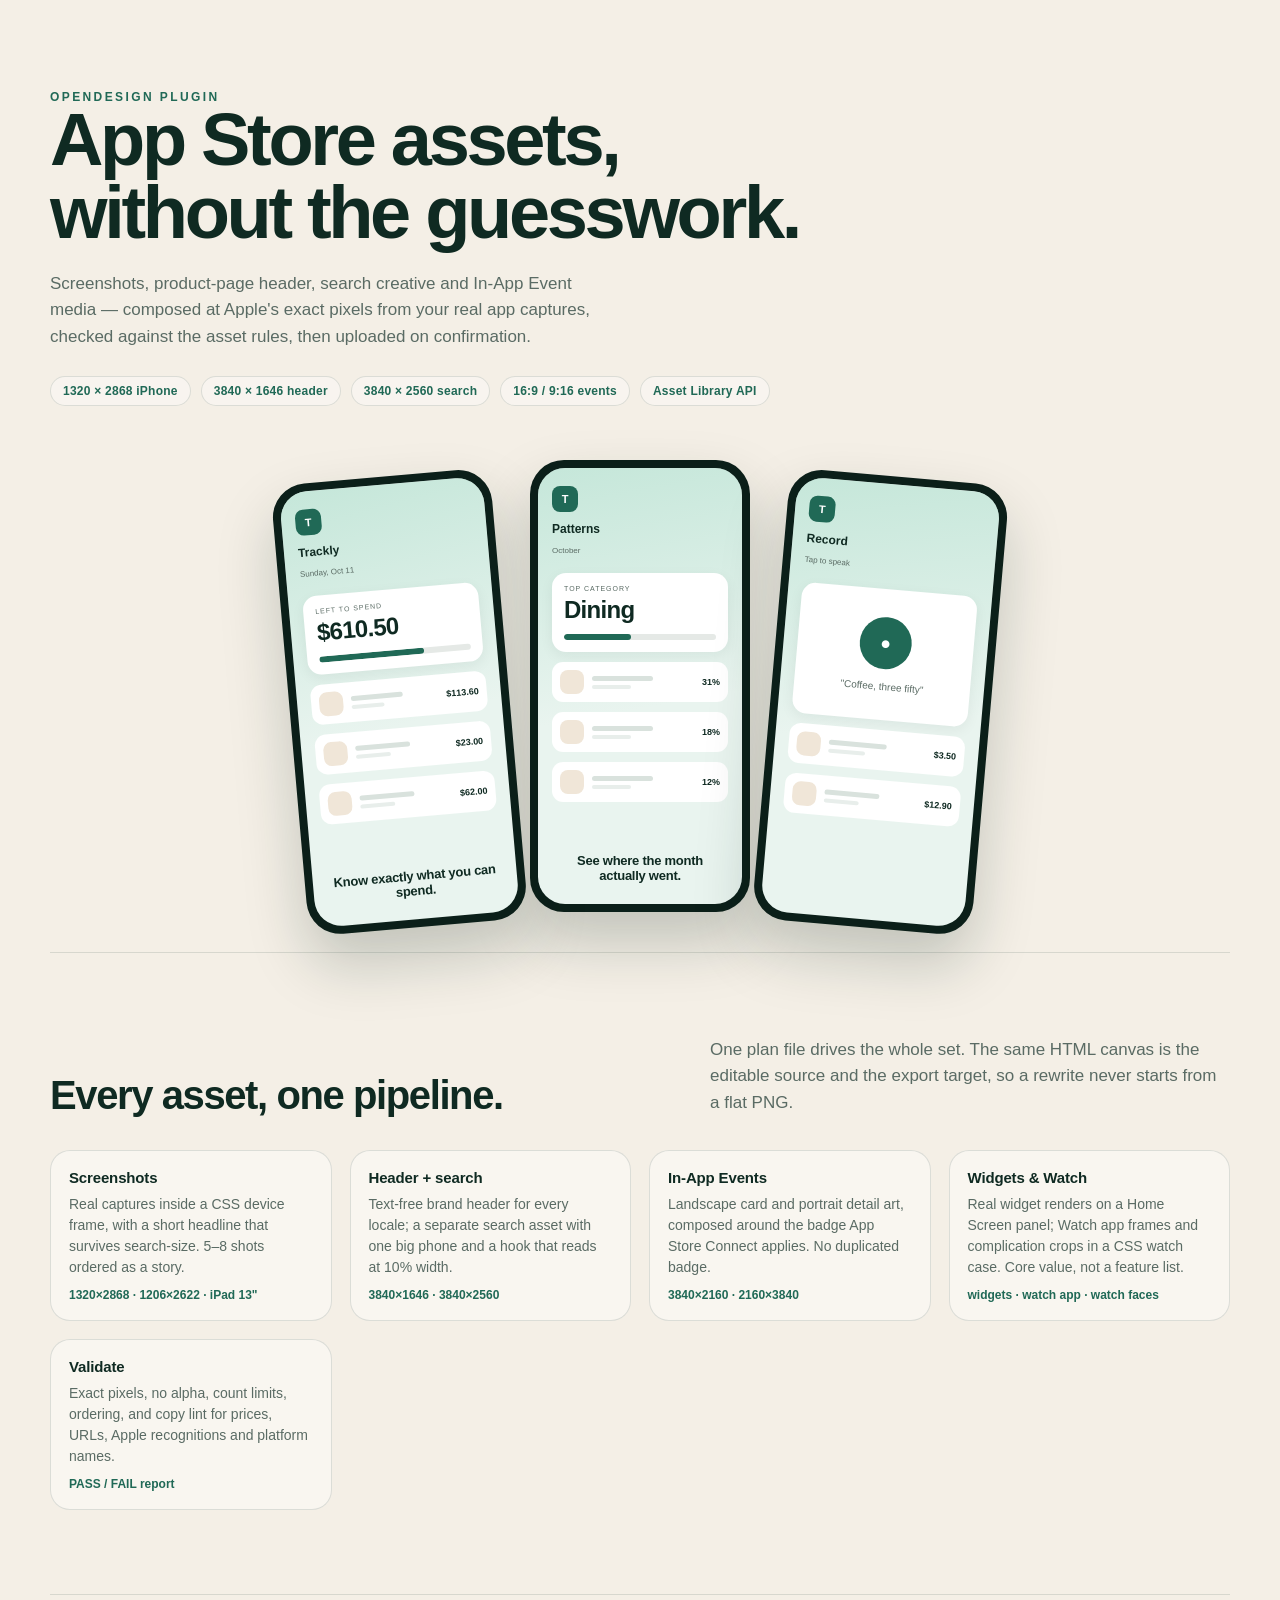
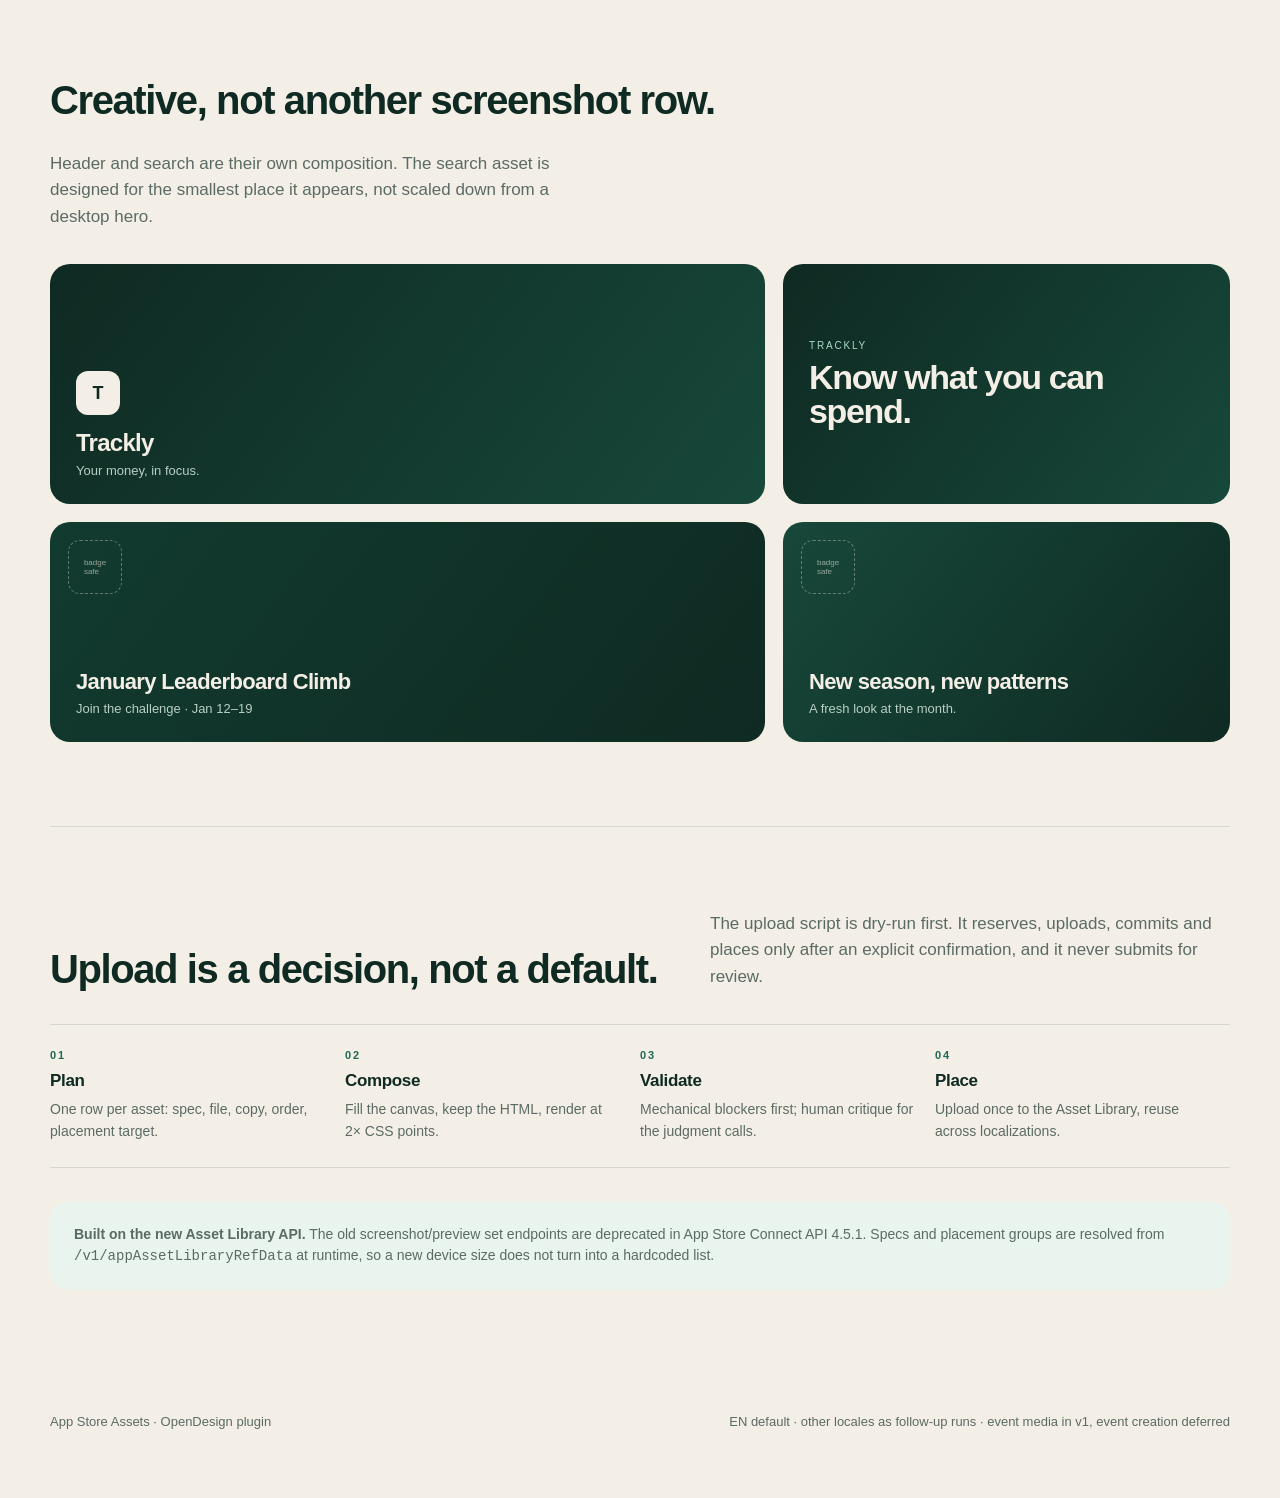
<file: preview/index.html>
<!doctype html>
<html lang="en">
<head>
<meta charset="utf-8">
<meta name="viewport" content="width=device-width, initial-scale=1">
<title>App Store Assets — OpenDesign plugin</title>
<style>
  * { margin: 0; padding: 0; box-sizing: border-box; }
  :root {
    --bg: #f4efe6;
    --ink: #0f2a22;
    --accent: #206956;
    --mint: #a8dcc8;
    --muted: #5a6b64;
    --panel: #e9f4ef;
    --line: rgba(15, 42, 34, .12);
  }
  html { scroll-behavior: smooth; }
  body {
    background: var(--bg);
    color: var(--ink);
    font-family: -apple-system, BlinkMacSystemFont, "SF Pro Display", "Segoe UI", Helvetica, Arial, sans-serif;
    -webkit-font-smoothing: antialiased;
    overflow-x: hidden;
  }
  .wrap { max-width: 1180px; margin: 0 auto; padding: 0 40px; }
  .eyebrow {
    font-size: 12px; font-weight: 700; letter-spacing: .2em; text-transform: uppercase;
    color: var(--accent);
  }
  h1 { font-size: clamp(44px, 6vw, 74px); line-height: .98; letter-spacing: -.045em; font-weight: 780; }
  h2 { font-size: clamp(28px, 3.4vw, 40px); line-height: 1.05; letter-spacing: -.035em; font-weight: 740; }
  p { font-size: 17px; line-height: 1.55; color: var(--muted); }
  .hero { padding: 90px 0 40px; position: relative; }
  .hero .lead { max-width: 560px; margin-top: 22px; }
  .badges { display: flex; flex-wrap: wrap; gap: 10px; margin-top: 26px; }
  .badge {
    font-size: 12px; font-weight: 600; letter-spacing: .02em;
    border: 1px solid var(--line); border-radius: 999px; padding: 7px 12px;
    color: var(--accent); background: rgba(255,255,255,.35);
  }
  .hero-art {
    display: flex; gap: 22px; justify-content: center; align-items: flex-end;
    margin-top: 54px; perspective: 1200px;
  }
  .phone {
    width: 220px; height: 452px; border-radius: 34px; background: #0b1f19;
    padding: 8px; box-shadow: 0 30px 60px rgba(15,42,34,.22);
    flex: 0 0 auto;
  }
  .phone:nth-child(1) { transform: rotate(-5deg) translateY(16px); }
  .phone:nth-child(3) { transform: rotate(5deg) translateY(16px); }
  .phone .screen {
    width: 100%; height: 100%; border-radius: 27px; overflow: hidden;
    background: var(--panel); position: relative; padding: 18px 14px;
    display: flex; flex-direction: column; gap: 10px;
  }
  .phone .tint { position: absolute; inset: 0; background: linear-gradient(170deg, rgba(168,220,200,.55), transparent 55%); }
  .app-mark { width: 26px; height: 26px; border-radius: 8px; background: var(--accent); color: #fff; display: grid; place-items: center; font-size: 11px; font-weight: 800; position: relative; }
  .app-title { font-size: 12px; font-weight: 700; position: relative; }
  .app-sub { font-size: 8px; color: var(--muted); position: relative; }
  .balance { position: relative; margin-top: 8px; background: #fff; border-radius: 14px; padding: 12px; box-shadow: 0 4px 14px rgba(15,42,34,.06); }
  .balance .label { font-size: 7px; letter-spacing: .14em; color: var(--muted); text-transform: uppercase; }
  .balance .amount { font-size: 24px; font-weight: 760; letter-spacing: -.03em; margin-top: 4px; }
  .bar { height: 6px; border-radius: 99px; background: #e5e9e6; margin-top: 10px; overflow: hidden; }
  .bar span { display: block; height: 100%; width: 69%; background: var(--accent); border-radius: 99px; }
  .row { display: flex; align-items: center; gap: 8px; background: #fff; border-radius: 11px; padding: 8px; position: relative; }
  .row .dot { width: 24px; height: 24px; border-radius: 8px; background: #f0e6d8; }
  .row .lines { flex: 1; }
  .row .l1 { height: 5px; width: 60%; background: #d9e2dd; border-radius: 99px; }
  .row .l2 { height: 4px; width: 38%; background: #e8eeeb; border-radius: 99px; margin-top: 4px; }
  .row .amt { font-size: 9px; font-weight: 700; }
  .phone .caption {
    position: relative; margin-top: auto; text-align: center; font-size: 13px; font-weight: 720;
    letter-spacing: -.02em; line-height: 1.15; padding: 8px 2px 2px;
  }
  .phone.quiet .caption { display: none; }
  .sect { padding: 84px 0; border-top: 1px solid var(--line); }
  .sect-head { display: flex; justify-content: space-between; align-items: flex-end; gap: 30px; flex-wrap: wrap; }
  .sect-head p { max-width: 520px; }
  .cards { display: grid; grid-template-columns: repeat(auto-fit, minmax(240px, 1fr)); gap: 18px; margin-top: 34px; }
  .card {
    background: rgba(255,255,255,.42); border: 1px solid var(--line); border-radius: 20px; padding: 18px;
  }
  .card h3 { font-size: 15px; letter-spacing: -.01em; margin-bottom: 8px; }
  .card p { font-size: 14px; line-height: 1.5; }
  .spec { font-variant-numeric: tabular-nums; font-size: 12px; color: var(--accent); margin-top: 10px; font-weight: 650; }
  .creative-grid { display: grid; grid-template-columns: 1.6fr 1fr; gap: 18px; margin-top: 34px; }
  .creative {
    border-radius: 20px; overflow: hidden; position: relative; min-height: 200px;
    background: linear-gradient(128deg, #0f2a22, #17483a); color: var(--bg);
    padding: 26px; display: flex; flex-direction: column; justify-content: flex-end;
  }
  .creative.header { min-height: 240px; }
  .creative .mark { width: 44px; height: 44px; border-radius: 12px; background: var(--bg); color: var(--ink); display: grid; place-items: center; font-weight: 800; font-size: 18px; margin-bottom: 14px; }
  .creative .name { font-size: 24px; font-weight: 760; letter-spacing: -.03em; }
  .creative .tag { font-size: 13px; color: #b9cfc5; margin-top: 6px; max-width: 280px; }
  .creative.search { justify-content: center; }
  .creative.search .k { font-size: 10px; letter-spacing: .18em; text-transform: uppercase; color: var(--mint); }
  .creative.search .hook { font-size: 34px; line-height: .98; letter-spacing: -.04em; font-weight: 780; margin-top: 10px; }
  .creative.event { background: linear-gradient(128deg, #123b2f, #0f2a22); min-height: 220px; }
  .creative.event .badgebox { position: absolute; top: 18px; left: 18px; width: 54px; height: 54px; border: 1px dashed rgba(244,239,230,.35); border-radius: 12px; display: grid; place-items: center; font-size: 8px; color: rgba(244,239,230,.6); }
  .steps { display: grid; grid-template-columns: repeat(auto-fit, minmax(210px, 1fr)); gap: 0; margin-top: 34px; border-top: 1px solid var(--line); }
  .step { padding: 24px 20px 24px 0; border-bottom: 1px solid var(--line); }
  .step .n { font-size: 11px; font-weight: 700; letter-spacing: .18em; color: var(--accent); }
  .step h3 { font-size: 17px; margin: 10px 0 8px; letter-spacing: -.02em; }
  .step p { font-size: 14px; }
  .note { margin-top: 34px; background: var(--panel); border-radius: 18px; padding: 22px 24px; }
  .note p { font-size: 14px; }
  .footer { padding: 40px 0 70px; color: var(--muted); font-size: 13px; display: flex; justify-content: space-between; gap: 20px; flex-wrap: wrap; }
  @media (max-width: 860px) {
    .wrap { padding: 0 22px; }
    .hero-art { gap: 12px; }
    .phone { width: 150px; height: 308px; border-radius: 24px; }
    .phone .screen { border-radius: 19px; padding: 12px 9px; }
    .phone:nth-child(1), .phone:nth-child(3) { transform: none; }
    .creative-grid { grid-template-columns: 1fr; }
  }
</style>
</head>
<body>
<main>
  <section class="hero wrap">
    <div class="eyebrow">OpenDesign plugin</div>
    <h1>App Store assets,<br>without the guesswork.</h1>
    <p class="lead">
      Screenshots, product-page header, search creative and In-App Event media —
      composed at Apple's exact pixels from your real app captures, checked
      against the asset rules, then uploaded on confirmation.
    </p>
    <div class="badges">
      <span class="badge">1320 × 2868 iPhone</span>
      <span class="badge">3840 × 1646 header</span>
      <span class="badge">3840 × 2560 search</span>
      <span class="badge">16:9 / 9:16 events</span>
      <span class="badge">Asset Library API</span>
    </div>

    <div class="hero-art" aria-hidden="true">
      <div class="phone">
        <div class="screen">
          <div class="tint"></div>
          <div class="app-mark">T</div>
          <div class="app-title">Trackly</div>
          <div class="app-sub">Sunday, Oct 11</div>
          <div class="balance">
            <div class="label">Left to spend</div>
            <div class="amount">$610.50</div>
            <div class="bar"><span></span></div>
          </div>
          <div class="row"><div class="dot"></div><div class="lines"><div class="l1"></div><div class="l2"></div></div><div class="amt">$113.60</div></div>
          <div class="row"><div class="dot"></div><div class="lines"><div class="l1"></div><div class="l2"></div></div><div class="amt">$23.00</div></div>
          <div class="row"><div class="dot"></div><div class="lines"><div class="l1"></div><div class="l2"></div></div><div class="amt">$62.00</div></div>
          <div class="caption">Know exactly what you can spend.</div>
        </div>
      </div>
      <div class="phone">
        <div class="screen">
          <div class="tint"></div>
          <div class="app-mark">T</div>
          <div class="app-title">Patterns</div>
          <div class="app-sub">October</div>
          <div class="balance">
            <div class="label">Top category</div>
            <div class="amount">Dining</div>
            <div class="bar"><span style="width:44%"></span></div>
          </div>
          <div class="row"><div class="dot"></div><div class="lines"><div class="l1"></div><div class="l2"></div></div><div class="amt">31%</div></div>
          <div class="row"><div class="dot"></div><div class="lines"><div class="l1"></div><div class="l2"></div></div><div class="amt">18%</div></div>
          <div class="row"><div class="dot"></div><div class="lines"><div class="l1"></div><div class="l2"></div></div><div class="amt">12%</div></div>
          <div class="caption">See where the month actually went.</div>
        </div>
      </div>
      <div class="phone quiet">
        <div class="screen">
          <div class="tint"></div>
          <div class="app-mark">T</div>
          <div class="app-title">Record</div>
          <div class="app-sub">Tap to speak</div>
          <div class="balance" style="display:grid;place-items:center;padding:28px 12px">
            <div style="width:52px;height:52px;border-radius:50%;background:var(--accent);display:grid;place-items:center;color:#fff;font-size:18px">●</div>
            <div style="font-size:10px;color:var(--muted);margin-top:12px">"Coffee, three fifty"</div>
          </div>
          <div class="row"><div class="dot"></div><div class="lines"><div class="l1"></div><div class="l2"></div></div><div class="amt">$3.50</div></div>
          <div class="row"><div class="dot"></div><div class="lines"><div class="l1"></div><div class="l2"></div></div><div class="amt">$12.90</div></div>
        </div>
      </div>
    </div>
  </section>

  <section class="sect wrap">
    <div class="sect-head">
      <h2>Every asset, one pipeline.</h2>
      <p>One plan file drives the whole set. The same HTML canvas is the editable source and the export target, so a rewrite never starts from a flat PNG.</p>
    </div>
    <div class="cards">
      <div class="card">
        <h3>Screenshots</h3>
        <p>Real captures inside a CSS device frame, with a short headline that survives search-size. 5–8 shots ordered as a story.</p>
        <div class="spec">1320×2868 · 1206×2622 · iPad 13"</div>
      </div>
      <div class="card">
        <h3>Header + search</h3>
        <p>Text-free brand header for every locale; a separate search asset with one big phone and a hook that reads at 10% width.</p>
        <div class="spec">3840×1646 · 3840×2560</div>
      </div>
      <div class="card">
        <h3>In-App Events</h3>
        <p>Landscape card and portrait detail art, composed around the badge App Store Connect applies. No duplicated badge.</p>
        <div class="spec">3840×2160 · 2160×3840</div>
      </div>
      <div class="card">
        <h3>Widgets &amp; Watch</h3>
        <p>Real widget renders on a Home Screen panel; Watch app frames and complication crops in a CSS watch case. Core value, not a feature list.</p>
        <div class="spec">widgets · watch app · watch faces</div>
      </div>
      <div class="card">
        <h3>Validate</h3>
        <p>Exact pixels, no alpha, count limits, ordering, and copy lint for prices, URLs, Apple recognitions and platform names.</p>
        <div class="spec">PASS / FAIL report</div>
      </div>
    </div>
  </section>

  <section class="sect wrap">
    <div class="sect-head">
      <h2>Creative, not another screenshot row.</h2>
      <p>Header and search are their own composition. The search asset is designed for the smallest place it appears, not scaled down from a desktop hero.</p>
    </div>
    <div class="creative-grid">
      <div class="creative header">
        <div class="mark">T</div>
        <div class="name">Trackly</div>
        <div class="tag">Your money, in focus.</div>
      </div>
      <div class="creative search">
        <div class="k">Trackly</div>
        <div class="hook">Know what you can spend.</div>
      </div>
      <div class="creative event">
        <div class="badgebox">badge<br>safe</div>
        <div class="name" style="font-size:22px;max-width:300px">January Leaderboard Climb</div>
        <div class="tag">Join the challenge · Jan 12–19</div>
      </div>
      <div class="creative event" style="background:linear-gradient(128deg,#17483a,#0f2a22)">
        <div class="badgebox">badge<br>safe</div>
        <div class="name" style="font-size:22px;max-width:300px">New season, new patterns</div>
        <div class="tag">A fresh look at the month.</div>
      </div>
    </div>
  </section>

  <section class="sect wrap">
    <div class="sect-head">
      <h2>Upload is a decision, not a default.</h2>
      <p>The upload script is dry-run first. It reserves, uploads, commits and places only after an explicit confirmation, and it never submits for review.</p>
    </div>
    <div class="steps">
      <div class="step"><div class="n">01</div><h3>Plan</h3><p>One row per asset: spec, file, copy, order, placement target.</p></div>
      <div class="step"><div class="n">02</div><h3>Compose</h3><p>Fill the canvas, keep the HTML, render at 2× CSS points.</p></div>
      <div class="step"><div class="n">03</div><h3>Validate</h3><p>Mechanical blockers first; human critique for the judgment calls.</p></div>
      <div class="step"><div class="n">04</div><h3>Place</h3><p>Upload once to the Asset Library, reuse across localizations.</p></div>
    </div>
    <div class="note">
      <p><strong>Built on the new Asset Library API.</strong> The old screenshot/preview set endpoints are deprecated in App Store Connect API 4.5.1. Specs and placement groups are resolved from <code>/v1/appAssetLibraryRefData</code> at runtime, so a new device size does not turn into a hardcoded list.</p>
    </div>
  </section>

  <footer class="wrap footer">
    <span>App Store Assets · OpenDesign plugin</span>
    <span>EN default · other locales as follow-up runs · event media in v1, event creation deferred</span>
  </footer>
</main>
</body>
</html>
</file>
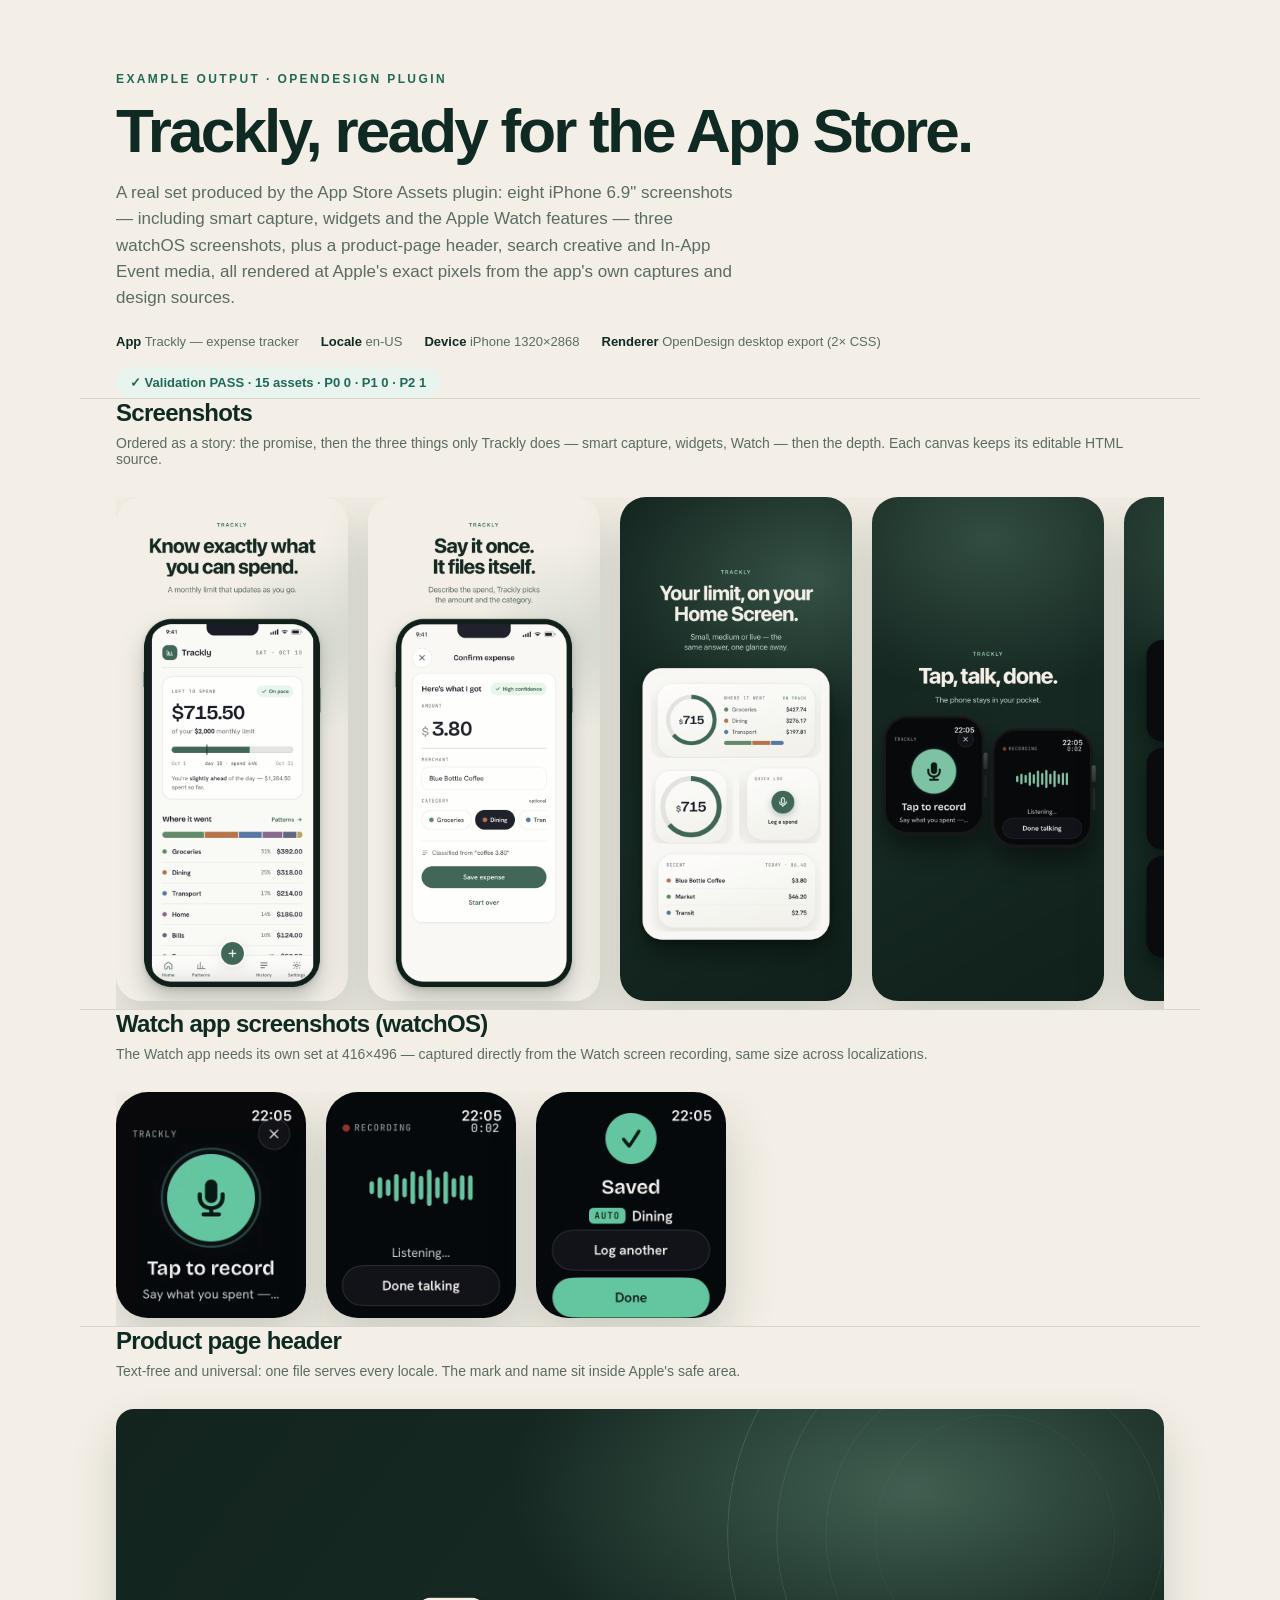
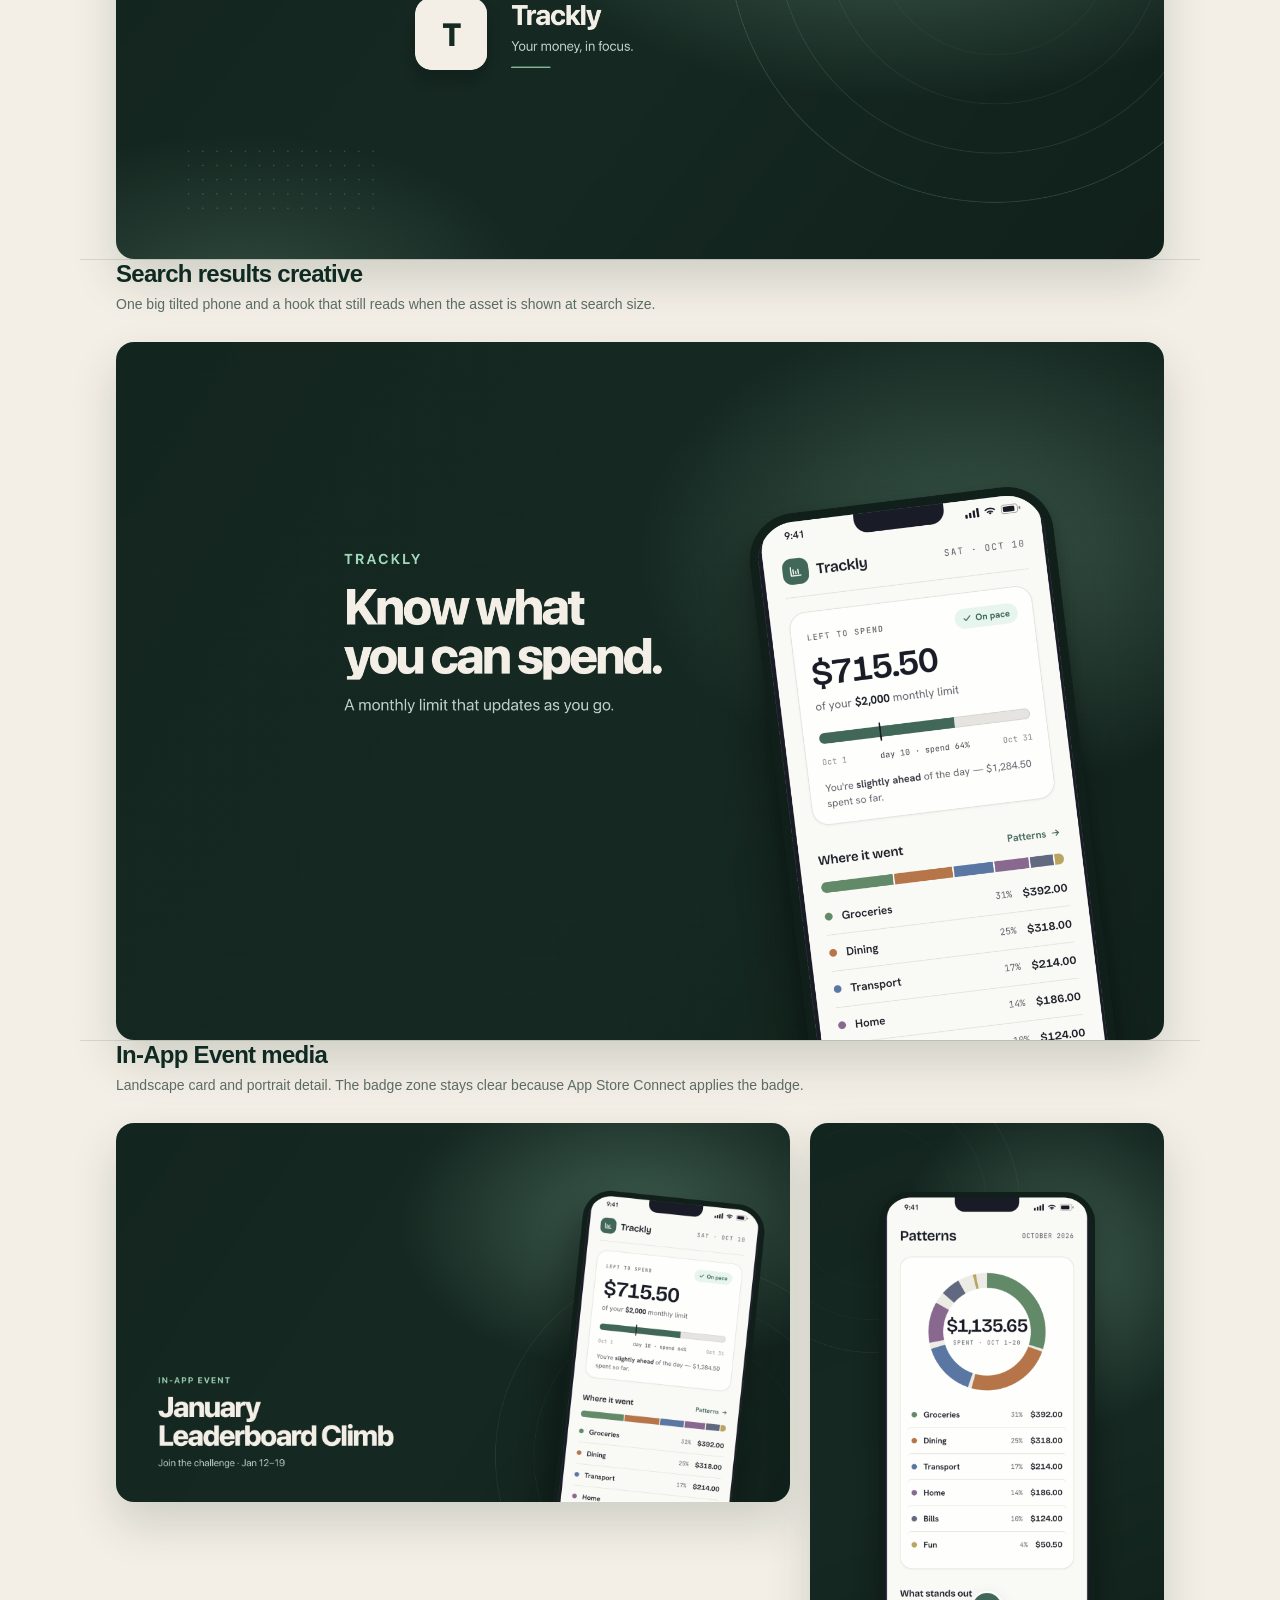
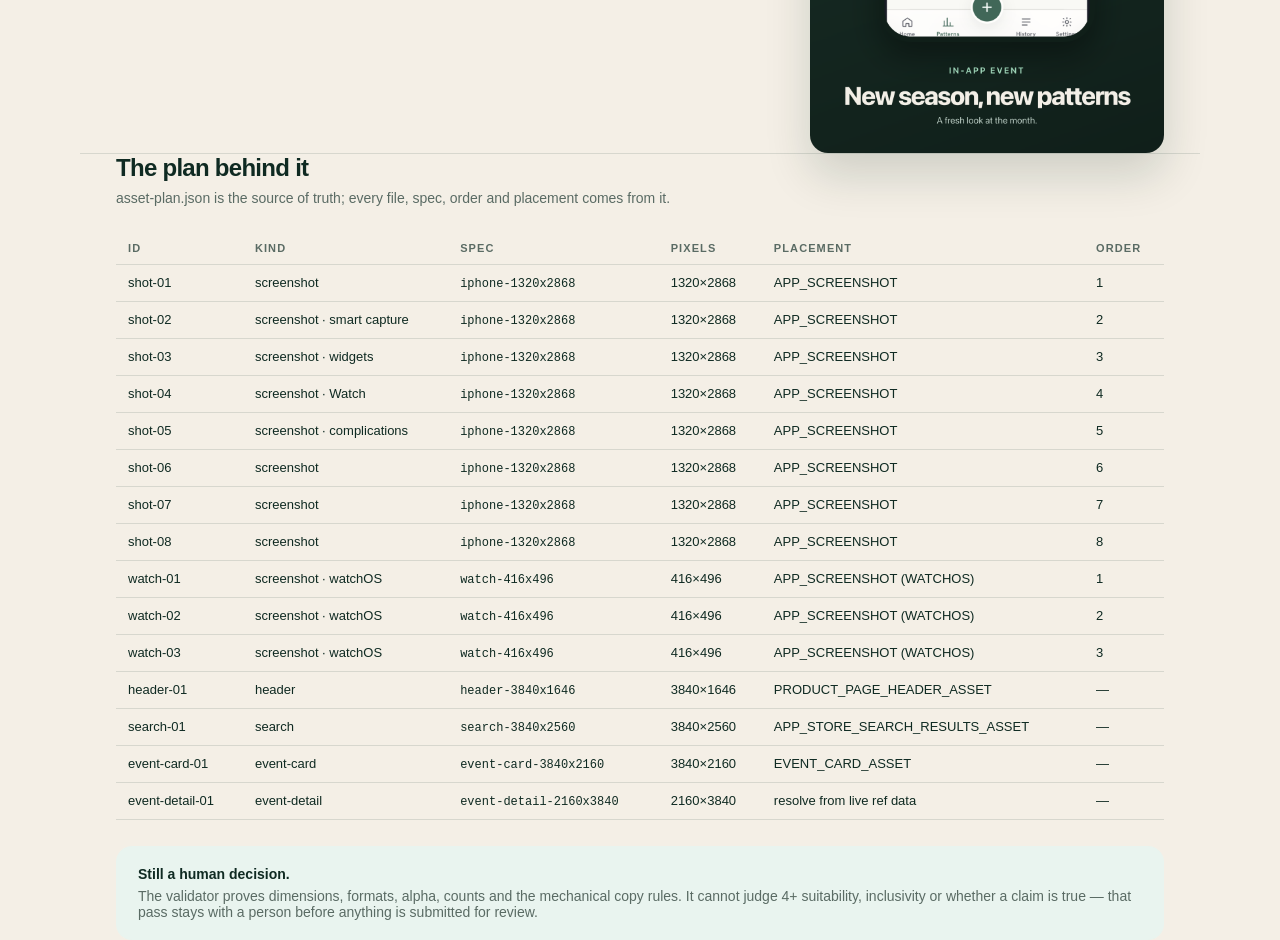
<file: examples/trackly/index.html>
<!doctype html>
<html lang="en">
<head>
<meta charset="utf-8">
<meta name="viewport" content="width=device-width, initial-scale=1">
<title>Trackly — App Store asset set (example output)</title>
<style>
  * { margin: 0; padding: 0; box-sizing: border-box; }
  :root {
    --bg: #f4efe6; --ink: #0f2a22; --accent: #206956; --muted: #5a6b64;
    --panel: #e9f4ef; --line: rgba(15,42,34,.12);
  }
  body {
    background: var(--bg); color: var(--ink);
    font-family: -apple-system, BlinkMacSystemFont, "SF Pro Display", "Segoe UI", Helvetica, Arial, sans-serif;
    -webkit-font-smoothing: antialiased;
  }
  .wrap { max-width: 1120px; margin: 0 auto; padding: 0 36px; }
  .eyebrow { font-size: 12px; font-weight: 700; letter-spacing: .2em; text-transform: uppercase; color: var(--accent); }
  h1 { font-size: clamp(38px, 5vw, 62px); line-height: 1; letter-spacing: -.045em; font-weight: 780; margin-top: 14px; }
  .lead { margin-top: 18px; color: var(--muted); font-size: 17px; line-height: 1.55; max-width: 620px; }
  .meta { display: flex; gap: 22px; flex-wrap: wrap; margin-top: 22px; font-size: 13px; color: var(--muted); }
  .meta b { color: var(--ink); font-weight: 650; }
  section { padding: 64px 0; border-top: 1px solid var(--line); margin-top: 64px; }
  h2 { font-size: 24px; letter-spacing: -.03em; font-weight: 740; }
  .sub { color: var(--muted); font-size: 14px; margin-top: 8px; }
  .shots { display: flex; gap: 20px; margin-top: 30px; overflow-x: auto; padding-bottom: 8px; }
  .shots img { width: 232px; border-radius: 26px; box-shadow: 0 24px 50px rgba(15,42,34,.18); flex: 0 0 auto; }
  .watchshots img { width: 190px; border-radius: 32px; background: #000; }
  .wide { display: grid; grid-template-columns: 1fr; gap: 20px; margin-top: 30px; }
  .wide img { width: 100%; border-radius: 18px; box-shadow: 0 22px 46px rgba(15,42,34,.16); display: block; }
  .pair { display: grid; grid-template-columns: 1.9fr 1fr; gap: 20px; margin-top: 30px; }
  .pair img { width: 100%; border-radius: 18px; box-shadow: 0 22px 46px rgba(15,42,34,.16); display: block; }
  table { width: 100%; border-collapse: collapse; margin-top: 26px; font-size: 13px; }
  th, td { text-align: left; padding: 10px 12px; border-bottom: 1px solid var(--line); vertical-align: top; }
  th { font-size: 11px; letter-spacing: .1em; text-transform: uppercase; color: var(--muted); font-weight: 650; }
  td code { font-family: ui-monospace, SFMono-Regular, Menlo, monospace; font-size: 12px; }
  .pass { display: inline-flex; align-items: center; gap: 8px; background: var(--panel); color: var(--accent); font-weight: 700; font-size: 13px; padding: 8px 14px; border-radius: 999px; margin-top: 18px; }
  .note { margin-top: 26px; background: var(--panel); border-radius: 16px; padding: 20px 22px; font-size: 14px; color: var(--ink); }
  .note p { color: var(--muted); margin-top: 6px; }
  footer { padding: 40px 0 70px; color: var(--muted); font-size: 13px; }
  @media (max-width: 820px) { .pair { grid-template-columns: 1fr; } .wrap { padding: 0 20px; } .shots img { width: 180px; } }
</style>
</head>
<body>
<main>
  <header class="wrap" style="padding-top:72px">
    <div class="eyebrow">Example output · OpenDesign plugin</div>
    <h1>Trackly, ready for the App Store.</h1>
    <p class="lead">
      A real set produced by the App Store Assets plugin: eight iPhone 6.9" screenshots
      — including smart capture, widgets and the Apple Watch features — three watchOS
      screenshots, plus a product-page header, search creative and In-App Event media,
      all rendered at Apple's exact pixels from the app's own captures and design sources.
    </p>
    <div class="meta">
      <span><b>App</b> Trackly — expense tracker</span>
      <span><b>Locale</b> en-US</span>
      <span><b>Device</b> iPhone 1320×2868</span>
      <span><b>Renderer</b> OpenDesign desktop export (2× CSS)</span>
    </div>
    <div class="pass">✓ Validation PASS · 15 assets · P0 0 · P1 0 · P2 1</div>
  </header>

  <section class="wrap">
    <h2>Screenshots</h2>
    <p class="sub">Ordered as a story: the promise, then the three things only Trackly does — smart capture, widgets, Watch — then the depth. Each canvas keeps its editable HTML source.</p>
    <div class="shots">
      <img src="01.png" alt="Know exactly what you can spend.">
      <img src="02.png" alt="Say it once. It files itself.">
      <img src="03.png" alt="Your limit, on your Home Screen.">
      <img src="04.png" alt="Tap, talk, done.">
      <img src="05.png" alt="Every watch face, one answer.">
      <img src="06.png" alt="See where the month actually went.">
      <img src="07.png" alt="Categories that keep history clean.">
      <img src="08.png" alt="Every subscription, one place.">
    </div>
  </section>

  <section class="wrap">
    <h2>Watch app screenshots (watchOS)</h2>
    <p class="sub">The Watch app needs its own set at 416×496 — captured directly from the Watch screen recording, same size across localizations.</p>
    <div class="shots watchshots">
      <img src="watch/01.png" alt="Tap to record">
      <img src="watch/02.png" alt="Listening">
      <img src="watch/03.png" alt="Saved, auto-categorized as Dining">
    </div>
  </section>

  <section class="wrap">
    <h2>Product page header</h2>
    <p class="sub">Text-free and universal: one file serves every locale. The mark and name sit inside Apple's safe area.</p>
    <div class="wide">
      <img src="header.png" alt="Trackly product page header">
    </div>
  </section>

  <section class="wrap">
    <h2>Search results creative</h2>
    <p class="sub">One big tilted phone and a hook that still reads when the asset is shown at search size.</p>
    <div class="wide">
      <img src="search.png" alt="Trackly search results creative">
    </div>
  </section>

  <section class="wrap">
    <h2>In-App Event media</h2>
    <p class="sub">Landscape card and portrait detail. The badge zone stays clear because App Store Connect applies the badge.</p>
    <div class="pair">
      <img src="event-card.png" alt="In-App Event card">
      <img src="event-detail.png" alt="In-App Event details page">
    </div>
  </section>

  <section class="wrap">
    <h2>The plan behind it</h2>
    <p class="sub">asset-plan.json is the source of truth; every file, spec, order and placement comes from it.</p>
    <table>
      <thead><tr><th>ID</th><th>Kind</th><th>Spec</th><th>Pixels</th><th>Placement</th><th>Order</th></tr></thead>
      <tbody>
        <tr><td>shot-01</td><td>screenshot</td><td><code>iphone-1320x2868</code></td><td>1320×2868</td><td>APP_SCREENSHOT</td><td>1</td></tr>
        <tr><td>shot-02</td><td>screenshot · smart capture</td><td><code>iphone-1320x2868</code></td><td>1320×2868</td><td>APP_SCREENSHOT</td><td>2</td></tr>
        <tr><td>shot-03</td><td>screenshot · widgets</td><td><code>iphone-1320x2868</code></td><td>1320×2868</td><td>APP_SCREENSHOT</td><td>3</td></tr>
        <tr><td>shot-04</td><td>screenshot · Watch</td><td><code>iphone-1320x2868</code></td><td>1320×2868</td><td>APP_SCREENSHOT</td><td>4</td></tr>
        <tr><td>shot-05</td><td>screenshot · complications</td><td><code>iphone-1320x2868</code></td><td>1320×2868</td><td>APP_SCREENSHOT</td><td>5</td></tr>
        <tr><td>shot-06</td><td>screenshot</td><td><code>iphone-1320x2868</code></td><td>1320×2868</td><td>APP_SCREENSHOT</td><td>6</td></tr>
        <tr><td>shot-07</td><td>screenshot</td><td><code>iphone-1320x2868</code></td><td>1320×2868</td><td>APP_SCREENSHOT</td><td>7</td></tr>
        <tr><td>shot-08</td><td>screenshot</td><td><code>iphone-1320x2868</code></td><td>1320×2868</td><td>APP_SCREENSHOT</td><td>8</td></tr>
        <tr><td>watch-01</td><td>screenshot · watchOS</td><td><code>watch-416x496</code></td><td>416×496</td><td>APP_SCREENSHOT (WATCHOS)</td><td>1</td></tr>
        <tr><td>watch-02</td><td>screenshot · watchOS</td><td><code>watch-416x496</code></td><td>416×496</td><td>APP_SCREENSHOT (WATCHOS)</td><td>2</td></tr>
        <tr><td>watch-03</td><td>screenshot · watchOS</td><td><code>watch-416x496</code></td><td>416×496</td><td>APP_SCREENSHOT (WATCHOS)</td><td>3</td></tr>
        <tr><td>header-01</td><td>header</td><td><code>header-3840x1646</code></td><td>3840×1646</td><td>PRODUCT_PAGE_HEADER_ASSET</td><td>—</td></tr>
        <tr><td>search-01</td><td>search</td><td><code>search-3840x2560</code></td><td>3840×2560</td><td>APP_STORE_SEARCH_RESULTS_ASSET</td><td>—</td></tr>
        <tr><td>event-card-01</td><td>event-card</td><td><code>event-card-3840x2160</code></td><td>3840×2160</td><td>EVENT_CARD_ASSET</td><td>—</td></tr>
        <tr><td>event-detail-01</td><td>event-detail</td><td><code>event-detail-2160x3840</code></td><td>2160×3840</td><td>resolve from live ref data</td><td>—</td></tr>
      </tbody>
    </table>
    <div class="note">
      <strong>Still a human decision.</strong>
      <p>The validator proves dimensions, formats, alpha, counts and the mechanical copy rules. It cannot judge 4+ suitability, inclusivity or whether a claim is true — that pass stays with a person before anything is submitted for review.</p>
    </div>
  </section>

  <footer class="wrap">
    Generated by the App Store Assets plugin · screenshots are the app's real captures · copy and order from asset-plan.json
  </footer>
</main>
</body>
</html>
</file>
